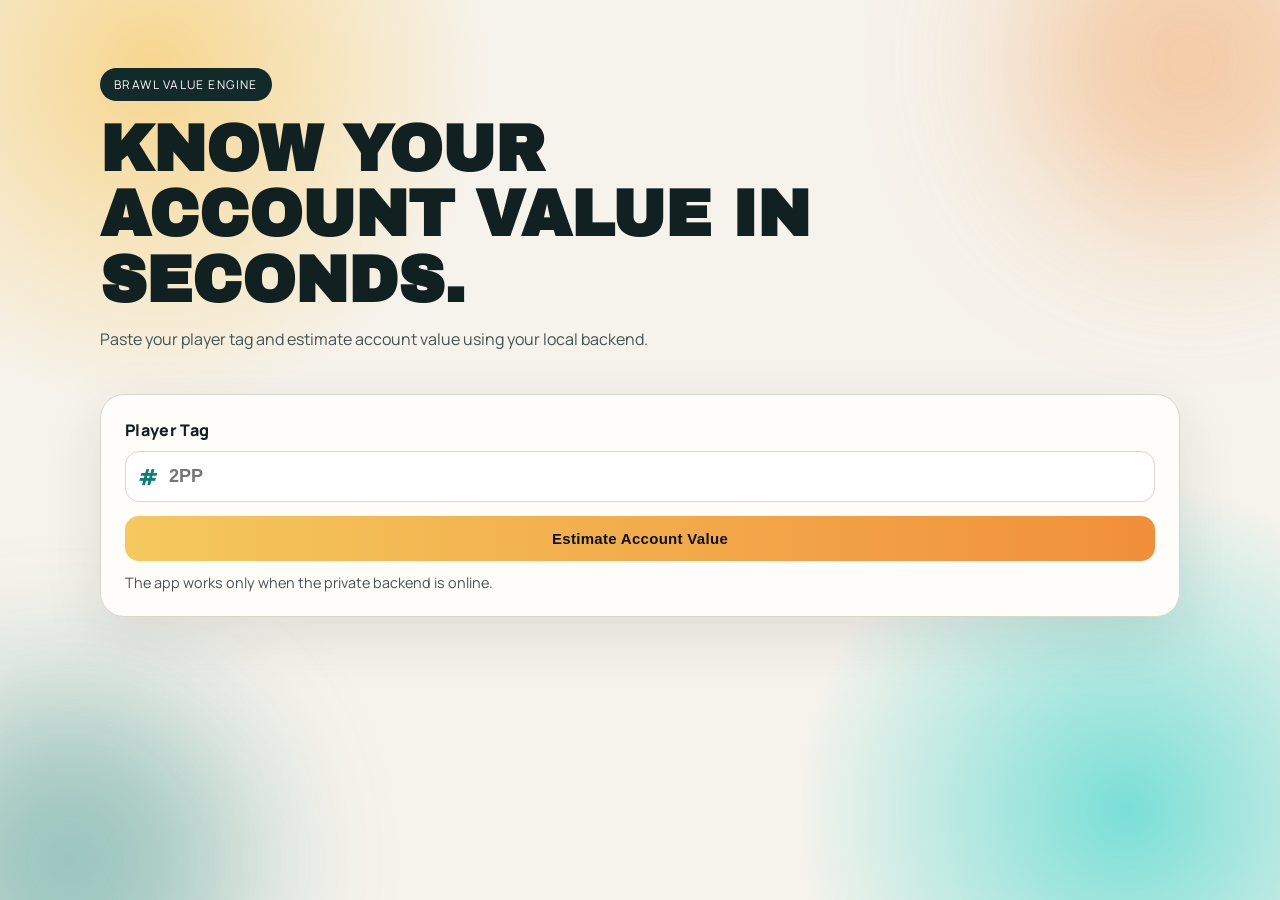
<file: netlify-frontend/index.html>
<!doctype html>
<html lang="en">
  <head>
    <meta charset="UTF-8" />
    <meta name="viewport" content="width=device-width, initial-scale=1.0" />
    <title>Brawl Account Value Estimator</title>
    <link rel="preconnect" href="https://fonts.googleapis.com" />
    <link rel="preconnect" href="https://fonts.gstatic.com" crossorigin />
    <link
      href="https://fonts.googleapis.com/css2?family=Archivo+Black&family=Manrope:wght@400;600;700;800&display=swap"
      rel="stylesheet"
    />
    <link rel="stylesheet" href="./styles.css" />
  </head>
  <body>
    <div class="bg-shape shape-a"></div>
    <div class="bg-shape shape-b"></div>

    <main class="layout">
      <section class="hero">
        <p class="badge">BRAWL VALUE ENGINE</p>
        <h1>Know your account value in seconds.</h1>
        <p class="subtitle">
          Paste your player tag and estimate account value using your local backend.
        </p>
      </section>

      <section class="card">
        <form id="estimate-form" class="form">
          <label for="tag">Player Tag</label>
          <div class="input-row">
            <span>#</span>
            <input id="tag" name="tag" type="text" placeholder="2PP" required />
          </div>

          <button type="submit">Estimate Account Value</button>
        </form>

        <p class="hint">The app works only when the private backend is online.</p>

        <div id="error" class="error hidden"></div>

        <section id="result" class="result hidden">
          <div class="result-header">
            <h2 id="playerName"></h2>
            <p id="playerTag"></p>
          </div>

          <div class="value-panel">
            <p class="value-label">Estimated Value</p>
            <p id="valueMain" class="value-main"></p>
            <p id="valueRange" class="value-range"></p>
          </div>

          <div class="stats-grid">
            <article>
              <p>Trophies</p>
              <strong id="statTrophies"></strong>
            </article>
            <article>
              <p>Brawlers</p>
              <strong id="statBrawlers"></strong>
            </article>
            <article>
              <p>Avg Power</p>
              <strong id="statAvg"></strong>
            </article>
            <article>
              <p>Account Progress Score</p>
              <strong id="statProgress"></strong>
            </article>
          </div>
        </section>
      </section>
    </main>

    <script>
      // Replace in deployment with your backend URL.
      // window.__APP_CONFIG__ = { BACKEND_BASE_URL: "https://your-api.example.com" };
      window.__APP_CONFIG__ = window.__APP_CONFIG__ || {};
    </script>
    <script src="./main.js"></script>
  </body>
</html>
</file>
<file: netlify-frontend/styles.css>
:root {
  --bg: #f6f3ec;
  --ink: #112021;
  --muted: #435252;
  --card: #fffdf9;
  --line: #d6d6c9;
  --teal: #0d7d77;
  --orange: #f18f3b;
  --sun: #f4c95d;
}

* {
  box-sizing: border-box;
}

body {
  margin: 0;
  font-family: "Manrope", sans-serif;
  background: radial-gradient(circle at 12% 8%, #f7d68e 0%, transparent 24%),
    radial-gradient(circle at 88% 90%, #7adfd7 0%, transparent 24%),
    var(--bg);
  color: var(--ink);
  min-height: 100vh;
  overflow-x: hidden;
}

.bg-shape {
  position: fixed;
  width: 340px;
  height: 340px;
  border-radius: 999px;
  filter: blur(80px);
  opacity: 0.4;
  z-index: 0;
  pointer-events: none;
}

.shape-a {
  top: -110px;
  right: -80px;
  background: var(--orange);
}

.shape-b {
  bottom: -130px;
  left: -100px;
  background: var(--teal);
}

.layout {
  position: relative;
  z-index: 1;
  width: min(1080px, 92vw);
  margin: 0 auto;
  padding: 56px 0 44px;
  display: grid;
  gap: 26px;
}

.hero {
  max-width: 760px;
}

.badge {
  display: inline-flex;
  padding: 8px 14px;
  border-radius: 999px;
  background: #132a2b;
  color: #fefdf9;
  font-size: 12px;
  letter-spacing: 0.12em;
  margin-bottom: 16px;
}

.hero h1 {
  margin: 0;
  font-family: "Archivo Black", sans-serif;
  font-size: clamp(2rem, 5vw, 4.2rem);
  line-height: 1.02;
  text-transform: uppercase;
}

.subtitle {
  margin-top: 14px;
  color: var(--muted);
  max-width: 70ch;
  line-height: 1.6;
}

.card {
  background: var(--card);
  border: 1px solid var(--line);
  border-radius: 24px;
  padding: 24px;
  box-shadow: 0 18px 60px rgba(17, 32, 33, 0.1);
}

.form {
  display: grid;
  gap: 10px;
}

.form label {
  font-weight: 800;
  letter-spacing: 0.02em;
}

.input-row {
  display: flex;
  align-items: center;
  border: 1px solid var(--line);
  border-radius: 14px;
  background: #fff;
  padding: 0 12px;
}

.input-row span {
  font-size: 22px;
  font-weight: 800;
  color: var(--teal);
}

.input-row input {
  flex: 1;
  border: none;
  outline: none;
  font-size: 18px;
  padding: 14px 10px;
  font-weight: 700;
  color: #102022;
  background: transparent;
}

button {
  margin-top: 4px;
  border: none;
  border-radius: 14px;
  padding: 14px 18px;
  font-size: 15px;
  font-weight: 800;
  letter-spacing: 0.02em;
  color: #0a1010;
  background: linear-gradient(90deg, var(--sun), var(--orange));
  cursor: pointer;
}

.hint {
  margin: 12px 0 0;
  color: var(--muted);
  font-size: 0.9rem;
}

.error {
  margin-top: 14px;
  border-radius: 12px;
  padding: 10px 12px;
  color: #6c221a;
  background: #ffe2db;
  border: 1px solid #f9b3a1;
  font-weight: 700;
}

.result {
  margin-top: 20px;
  padding-top: 18px;
  border-top: 1px dashed var(--line);
}

.result-header h2 {
  margin: 0;
  font-size: 1.45rem;
}

.result-header p {
  margin: 4px 0 0;
  color: var(--muted);
  font-weight: 700;
}

.value-panel {
  margin-top: 14px;
  border: 1px solid #d7ebea;
  background: linear-gradient(165deg, #e8f6f5, #fff6ec);
  border-radius: 18px;
  padding: 18px;
}

.value-label {
  margin: 0;
  color: var(--muted);
  font-weight: 700;
  text-transform: uppercase;
  letter-spacing: 0.08em;
  font-size: 0.75rem;
}

.value-main {
  margin: 8px 0 2px;
  font-family: "Archivo Black", sans-serif;
  font-size: clamp(1.9rem, 6vw, 3.3rem);
  line-height: 1;
}

.value-range {
  margin: 0;
  color: var(--muted);
  font-weight: 700;
}

.stats-grid {
  margin-top: 14px;
  display: grid;
  gap: 12px;
  grid-template-columns: repeat(2, minmax(0, 1fr));
}

.stats-grid article {
  border: 1px solid var(--line);
  border-radius: 12px;
  padding: 12px;
  background: #fff;
}

.stats-grid p {
  margin: 0;
  color: var(--muted);
  font-size: 0.86rem;
}

.stats-grid strong {
  margin-top: 6px;
  display: block;
  font-size: 1.26rem;
}

.hidden {
  display: none;
}

@media (max-width: 700px) {
  .layout {
    padding-top: 28px;
  }

  .card {
    padding: 16px;
  }

  .stats-grid {
    grid-template-columns: 1fr;
  }
}
</file>
